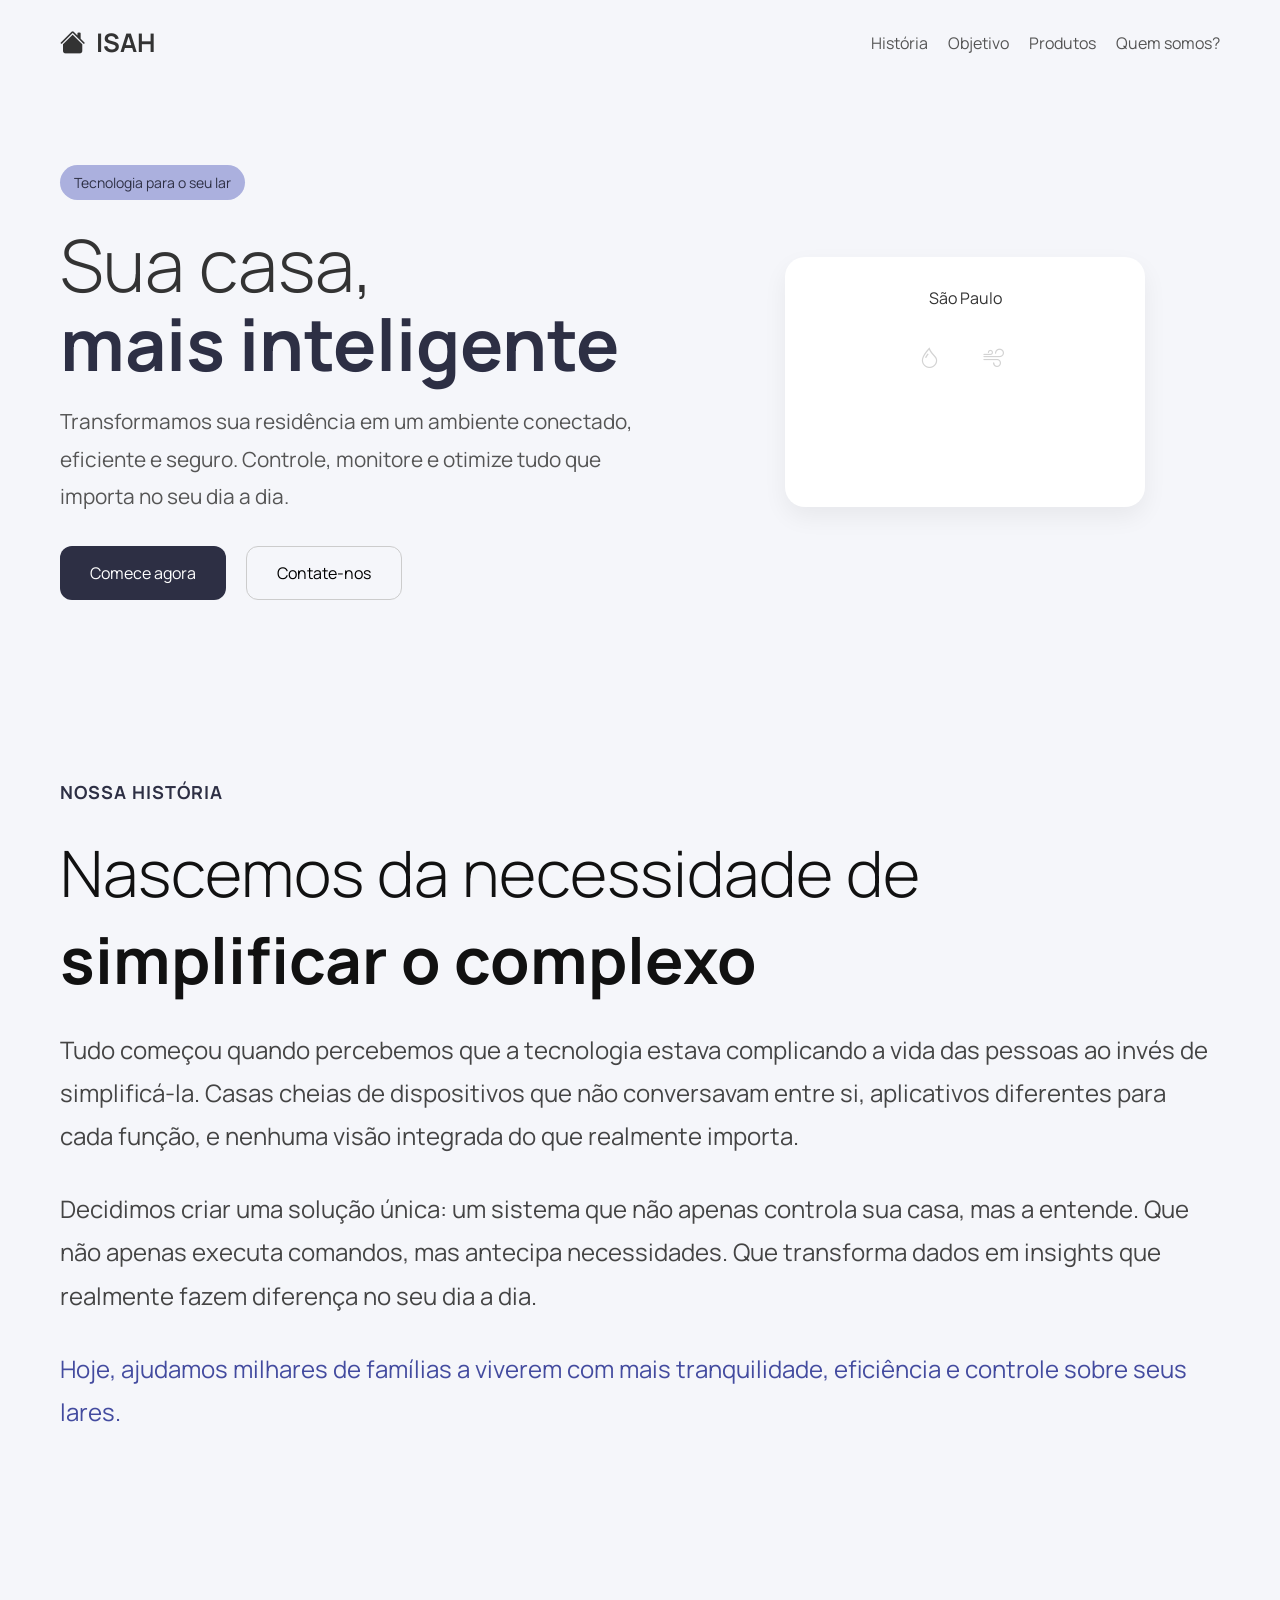
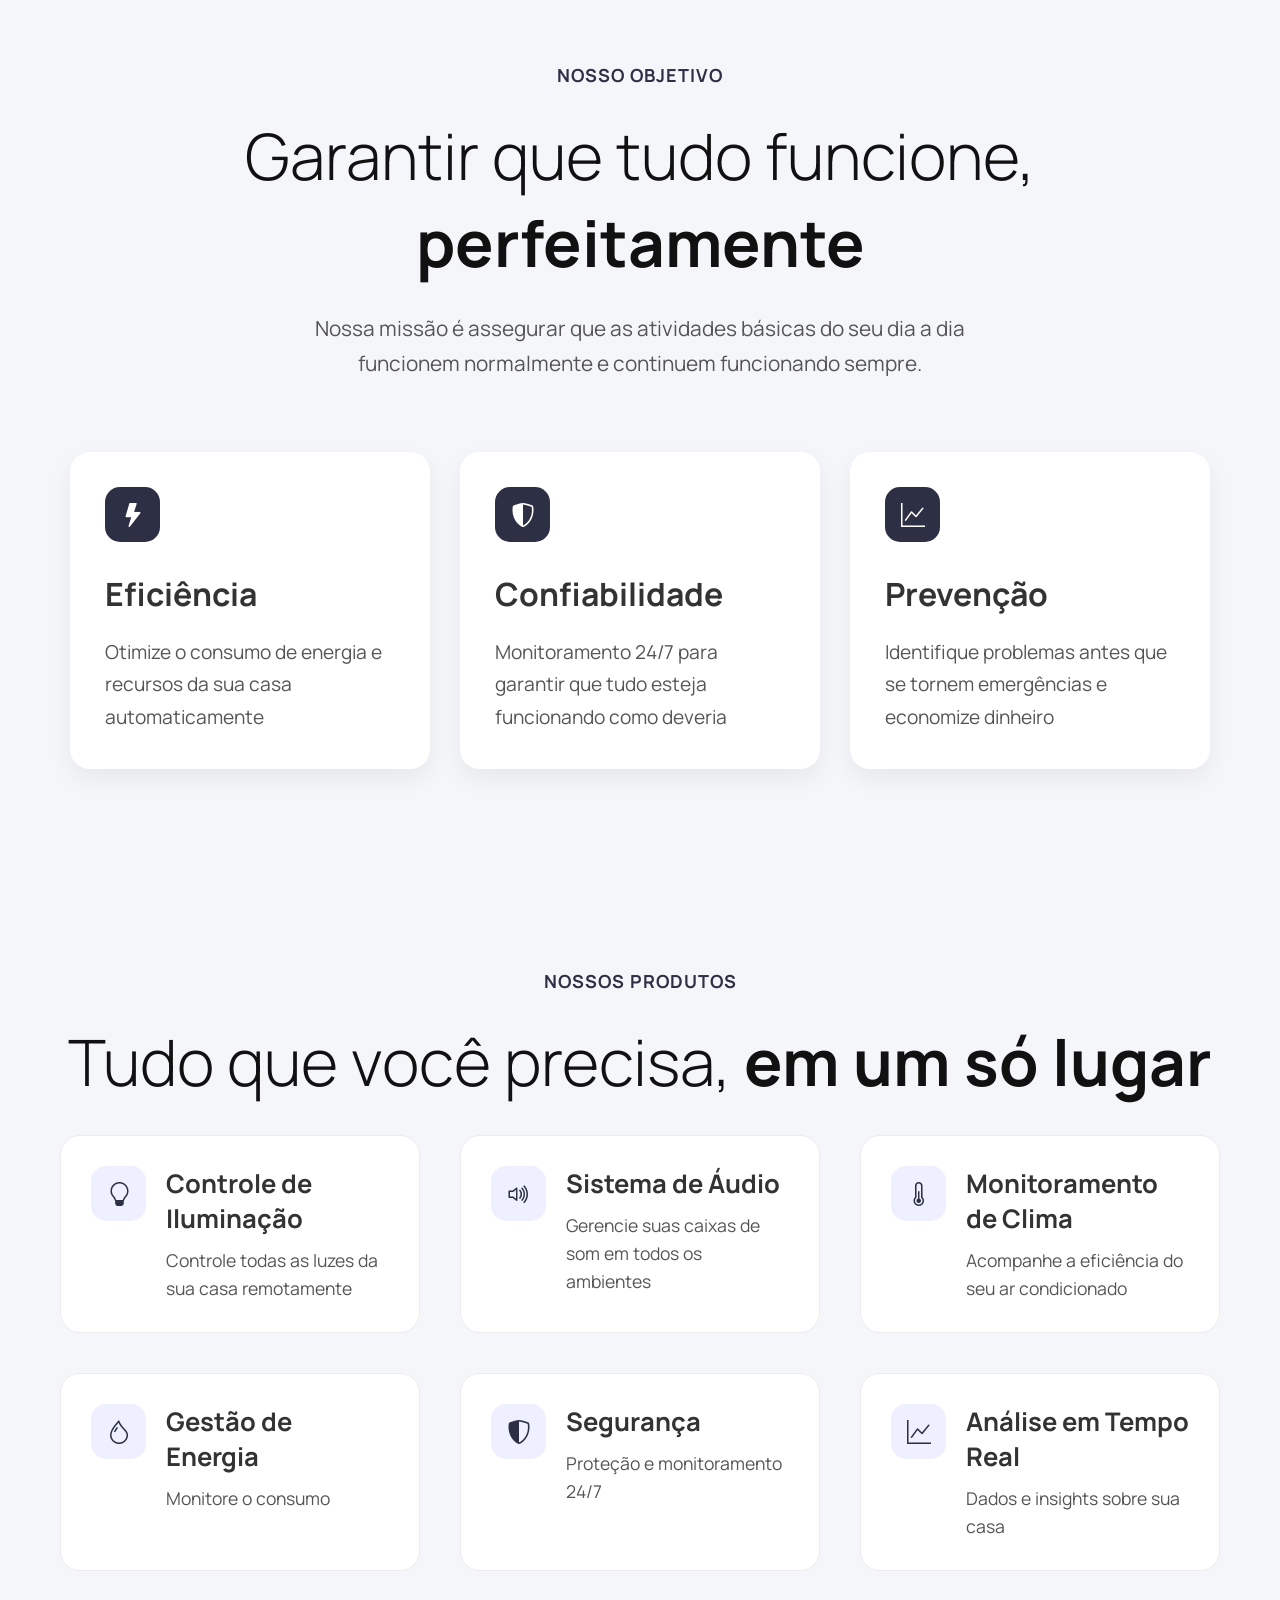
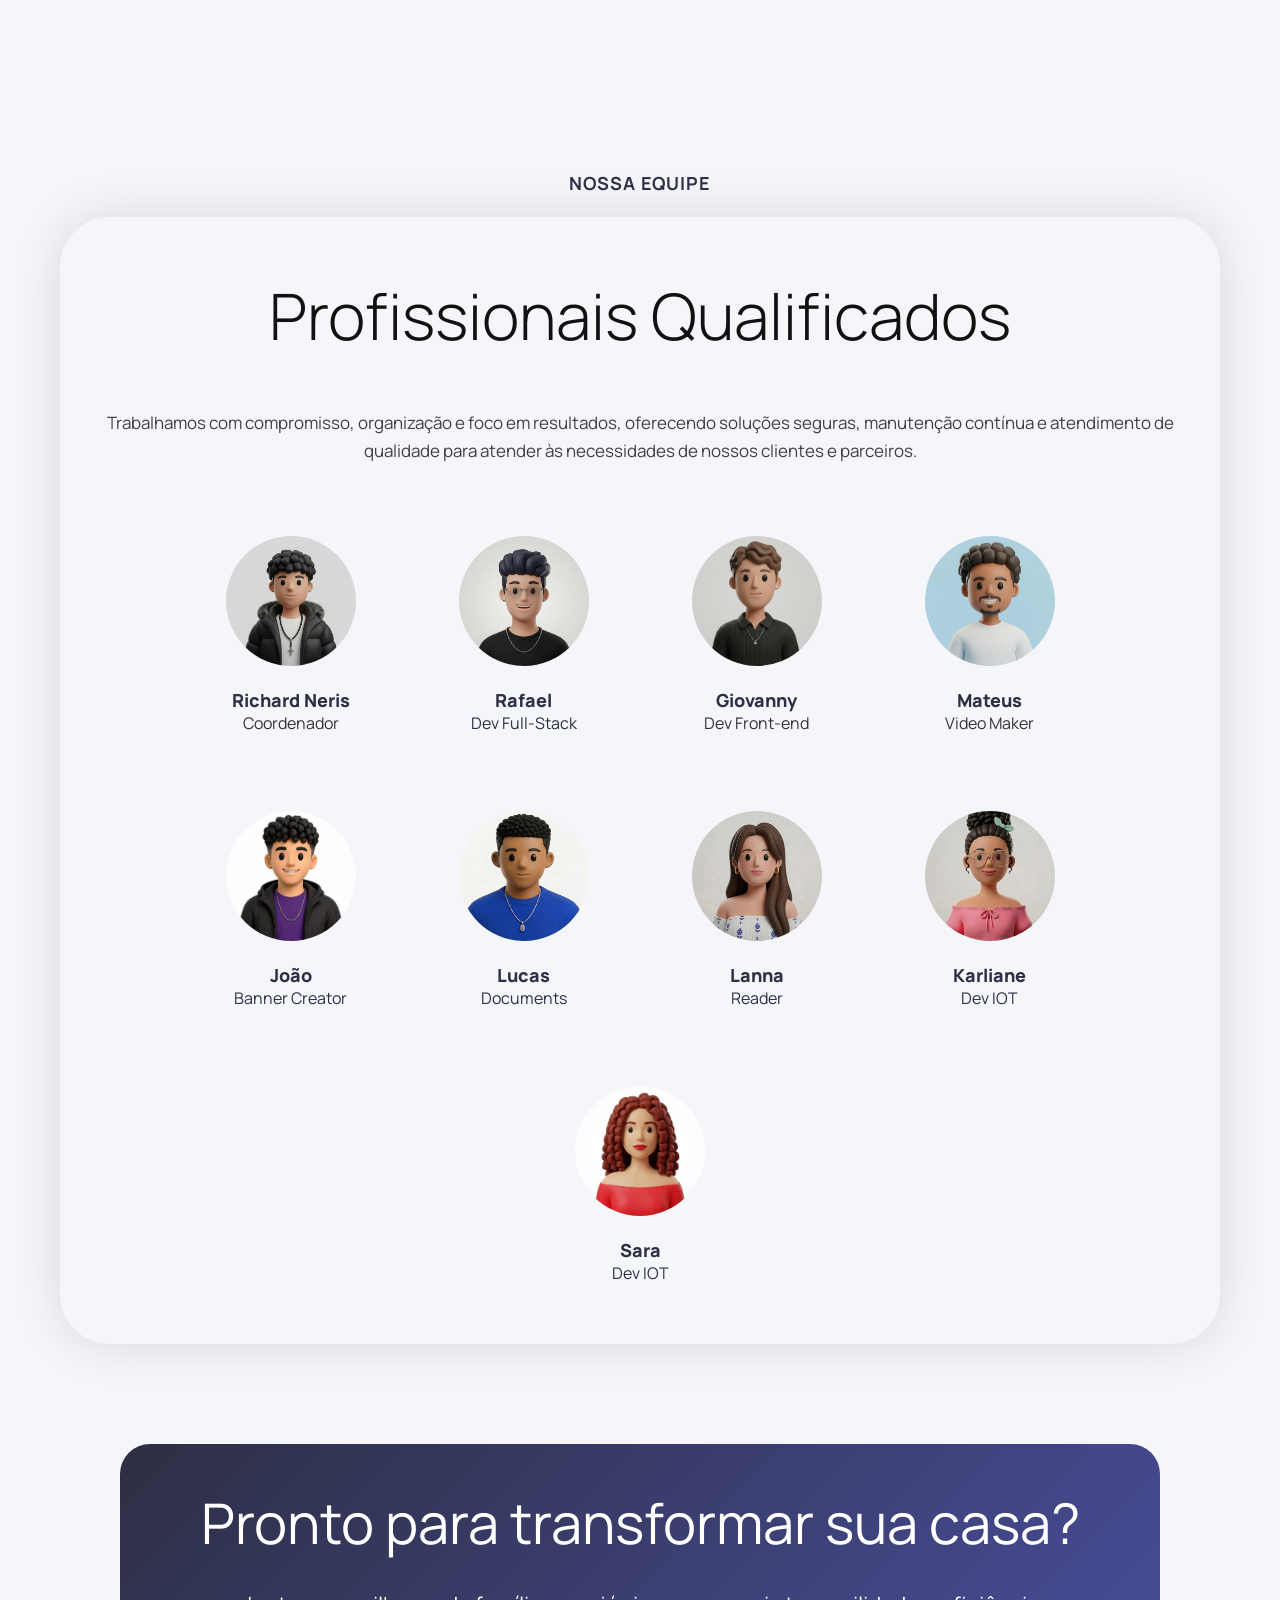
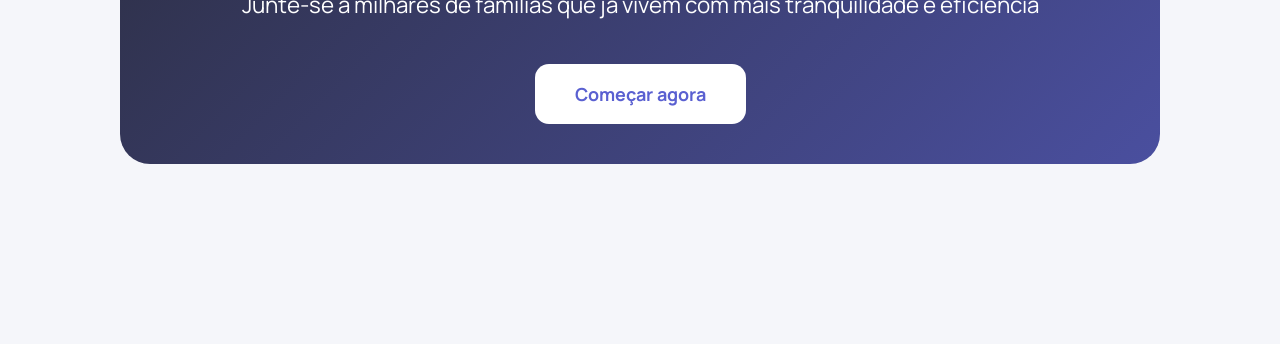
<file: index.html>
<!DOCTYPE html>
<html lang="pt-BR">

<head>
  <meta charset="UTF-8">
  <meta name="viewport" content="width=device-width, initial-scale=1.0">
  <link rel="stylesheet" href="https://cdn.jsdelivr.net/npm/bootstrap-icons@1.13.1/font/bootstrap-icons.min.css">
  <title>ISAH</title>
  <script src="./Sites Juntos/ISAH - Site Apresentação/script.js" defer></script>
  <link rel="stylesheet" href="./Sites Juntos/ISAH - Site Apresentação/style.css">
</head>

<body>

  <!-- HEADER -->

  <header>
    <h2><i class="bi bi-house-fill"></i>ISAH</h2>

    <nav>
      <a href="#history">História</a>
      <a href="#goals">Objetivo</a>
      <a href="#products">Produtos</a>
      <a href="#nos">Quem somos?</a>
    </nav>
  </header>

  <!-- HERO -->

  <section class="hero">

    <div class="left">

      <div class="tag">
        Tecnologia para o seu lar
      </div>

      <h1>
        Sua casa, <br>
        <span>mais inteligente</span>
      </h1>

      <p>
        Transformamos sua residência em um ambiente conectado,
        eficiente e seguro. Controle, monitore e otimize tudo
        que importa no seu dia a dia.
      </p>

      <div class="buttons">
        <button id="btn-primary">Comece agora</button>
        <button class="btn-secondary" >Contate-nos</button>
      </div>

    </div>

    <div class="clima">


      <large id="loc">São Paulo</large>

      <div class="temp"></div>

      <p id="status-clima"></p>

      <div class="weather-info">
        <div>
          <p id="umidade-ar"><i class="bi bi-droplet"></i></p>

          <p id="velocidade-vento"><i class="bi bi-wind"></i> &nbsp;</p>
        </div>

      </div>

  </section>

  <!-- HISTÓRIA -->

  <section id="history">

    <span class="subtitle">NOSSA HISTÓRIA</span>

    <h2>
      Nascemos da necessidade de <br>
      <span>simplificar o complexo</span>
    </h2>

    <p>
      Tudo começou quando percebemos que a tecnologia estava complicando a vida das pessoas ao invés de simplificá-la.
      Casas cheias de dispositivos que não conversavam entre si, aplicativos diferentes para cada função,
      e nenhuma visão integrada do que realmente importa.
    </p>

    <p>
      Decidimos criar uma solução única: um sistema que não apenas controla sua casa, mas a entende.
      Que não apenas executa comandos, mas antecipa necessidades.
      Que transforma dados em insights que realmente fazem diferença no seu dia a dia.
    </p>

    <p class="highlight">
      Hoje, ajudamos milhares de famílias a viverem com mais tranquilidade,
      eficiência e controle sobre seus lares.
    </p>

  </section>

  <!-- OBJETIVOS -->

  <section id="goals">

    <span class="subtitle">NOSSO OBJETIVO</span>

    <h2>
      Garantir que tudo funcione,
      <span>perfeitamente</span>
    </h2>

    <p class="description">
      Nossa missão é assegurar que as atividades básicas do seu dia a dia
      funcionem normalmente e continuem funcionando sempre.
    </p>

    <div class="cards">

      <div class="card">
        <div class="icon"><i class="bi bi-lightning-fill"></i></div>

        <h3>Eficiência</h3>

        <p>
          Otimize o consumo de energia e recursos da sua casa automaticamente
        </p>
      </div>

      <div class="card">
        <div class="icon"><i class="bi bi-shield-shaded"></i></div>

        <h3>Confiabilidade</h3>

        <p>
          Monitoramento 24/7 para garantir que tudo esteja funcionando como deveria
        </p>
      </div>

      <div class="card">
        <div class="icon"><i class="bi bi-graph-up"></i></div>

        <h3>Prevenção</h3>

        <p>
          Identifique problemas antes que se tornem emergências e economize dinheiro
        </p>
      </div>

    </div>

  </section>

  <!-- PRODUTOS -->

  <section id="products">

    <span class="subtitle">NOSSOS PRODUTOS</span>

    <h2>
      Tudo que você precisa,
      <span>em um só lugar</span>
    </h2>

    <div class="products-grid">

      <div class="product-card">
        <div class="product-icon"><i class="bi bi-lightbulb"></i></div>

        <div>
          <h3>Controle de Iluminação</h3>
          <p>Controle todas as luzes da sua casa remotamente</p>
        </div>
      </div>

      <div class="product-card">
        <div class="product-icon"><i class="bi bi-volume-up"></i></div>

        <div>
          <h3>Sistema de Áudio</h3>
          <p>Gerencie suas caixas de som em todos os ambientes</p>
        </div>
      </div>

      <div class="product-card">
        <div class="product-icon"><i class="bi bi-thermometer-half"></i></div>

        <div>
          <h3>Monitoramento de Clima</h3>
          <p>Acompanhe a eficiência do seu ar condicionado</p>
        </div>
      </div>

      <div class="product-card">
        <div class="product-icon"><i class="bi bi-droplet"></i></div>

        <div>
          <h3>Gestão de Energia</h3>
          <p>Monitore o consumo</p>
        </div>
      </div>

      <div class="product-card">
        <div class="product-icon"><i class="bi bi-shield-shaded"></i></div>

        <div>
          <h3>Segurança</h3>
          <p>Proteção e monitoramento 24/7</p>
        </div>
      </div>

      <div class="product-card">
        <div class="product-icon"><i class="bi bi-graph-up"></i></div>

        <div>
          <h3>Análise em Tempo Real</h3>
          <p>Dados e insights sobre sua casa</p>
        </div>
      </div>

    </div>



    <!------Time----->


    <section id="nos">
 <h1 class="subtitle-time">NOSSA EQUIPE</h1><br>
      <div class="time-cor">
        <h2 class="time">Profissionais Qualificados</h2>
        <span class="text-apresentation">Trabalhamos com compromisso, organização e foco em resultados, oferecendo soluções seguras,
          manutenção contínua e atendimento de qualidade para atender às necessidades de nossos clientes e
          parceiros.</span>


        <div>
          <div class="box"><img
            src="./Sites Juntos/ISAH - Site Apresentação/src - integrantes/Neris.png"><span class="name-int"><br>Richard Neris</span><br>Coordenador</span></div>
          <div class="box"><img
              src="./Sites Juntos/ISAH - Site Apresentação/src - integrantes/Rafael.png"><span class="name-int"><br>Rafael</span></span><br><span>Dev Full-Stack</span></div>
          <div class="box"><img
              src="./Sites Juntos/ISAH - Site Apresentação/src - integrantes/Giovanny.png"><span class="name-int"><br>Giovanny</span><br>Dev Front-end</span>
          </div>
          <div class="box"><img
              src="./Sites Juntos/ISAH - Site Apresentação/src - integrantes/Mateus.jpeg"><span class="name-int"><br>Mateus</span><br>Video Maker</span>
          </div>
            <div class="box"><img
              src="./Sites Juntos/ISAH - Site Apresentação/src - integrantes/João.jpeg"><span class="name-int"><br>João</span><br><span>Banner Creator</span>
          </div>
          <div class="box"><img
              src="./Sites Juntos/ISAH - Site Apresentação/src - integrantes/Lucas.png"><span class="name-int"><br>Lucas</span><br><span>Documents</span>
          </div>
          <div class="box"><img
              src="./Sites Juntos/ISAH - Site Apresentação/src - integrantes/Lanna.png"><span class="name-int"><br>Lanna</span><br><span>Reader</span>
          </div>
          <div class="box"><img
              src="./Sites Juntos/ISAH - Site Apresentação//src - integrantes/Karliane.png "> <span class="name-int"><br>Karliane</span><br><span>Dev IOT</span>
          </div>
          <div class="box"><img
              src="./Sites Juntos/ISAH - Site Apresentação/src - integrantes/Sara.jpeg"><span class="name-int"><br>Sara</span><br><span>Dev IOT</span>
          </div>
        </div>
      </div>
    </section>


    <!-- CTA -->

    <div class="cta-box">

      <h3>Pronto para transformar sua casa?</h3>

      <p>
        Junte-se a milhares de famílias que já vivem
        com mais tranquilidade e eficiência
      </p>

      <button id="go-to-website">Começar agora</button>

    </div>

  </section>

</body>

</html>
</file>
<file: Sites Juntos/ISAH - Site Apresentação/style.css>
@import url('https://fonts.googleapis.com/css2?family=Jost:ital,wght@0,100..900;1,100..900&family=Oswald:wght@200..700&display=swap');
@import url('https://fonts.googleapis.com/css2?family=Manrope:wght@200..800&display=swap');

html{
  scroll-behavior: smooth;
}

*{
  margin: 0;
  padding: 0;
  box-sizing: border-box;
  font-family: "Manrope", sans-serif;
}

body{
  background: #f5f6fa;
  color: #333;
  opacity: 1;
  overflow-x: hidden;
}

body.carrega{
  animation: sair 1s forwards;
}

@keyframes sair{
  to{
    opacity: 0;
  }
}

header{
  display: flex;
  justify-content: space-between;
  align-items: center;
  padding: 25px 60px;
  flex-wrap: wrap;
  gap: 20px;
}

header h2{
  display: flex;
  align-items: center;
  gap: 10px;
  font-size: clamp(1.4rem, 2vw, 2rem);
}

nav{
  display: flex;
  flex-wrap: wrap;
  gap: 20px;
}

nav a{
  text-decoration: none;
  color: #555;
  transition: 0.3s;
  font-size: 1rem;
}

nav a:hover{
  color: #555caf;
}

.hero{
  display: flex;
  justify-content: space-between;
  align-items: center;
  padding: 80px 60px;
  gap: 50px;
  flex-wrap: wrap;
}

.left{
  flex: 1;
  min-width: 280px;
  max-width: 600px;
}

.tag{
  background: #abb0de;
  color: #2d2f44;
  padding: 8px 14px;
  border-radius: 20px;
  display: inline-block;
  margin-bottom: 25px;
  font-size: 14px;
}

.hero h1{
  font-size: clamp(2.5rem, 6vw, 4.5rem);
  margin-bottom: 20px;
  font-weight: 300;
  line-height: 1.1;
}

.hero h1 span{
  color: #2d2f44;
  font-weight: bold;
}

.hero p{
  font-size: clamp(1rem, 2vw, 1.3rem);
  line-height: 1.8;
  color: #555;
  margin-bottom: 30px;
}

.buttons{
  display: flex;
  gap: 20px;
  flex-wrap: wrap;
}

#btn-primary,
.btn-secondary{
  padding: 15px 30px;
  border-radius: 12px;
  cursor: pointer;
  font-size: 16px;
  transition: 0.3s;
}

#btn-primary{
  background: #2d2f44;
  color: white;
  border: none;
}

.btn-secondary{
  background: transparent;
  border: 1px solid #ccc;
}

.clima{
  background: white;
  padding: 30px;
  border-radius: 20px;
  width: 100%;
  max-width: 360px;
  min-height: 250px;
  box-shadow: 0 10px 25px rgba(0,0,0,0.06);
  transition: 0.5s ease;
  text-align: center;
  margin: auto;
}

.clima:hover{
  transform: scale(1.03);
  box-shadow: 0 15px 35px rgba(0,0,0,0.12);
  background-color:#55556990;
  color: white;
}

.temp{
  position: relative;
  font-size: clamp(1.8rem, 3vw, 2.5rem);
  margin: 0;
}

.weather-info{
  display: flex;
  justify-content: space-around;
  gap: 10px;
  margin-top: 20px;
  color: #666;
}

#velocidade-vento,
#umidade-ar{
  padding: 20px;
  display: inline;
  color: lightgray;
}

#history{
  padding: 100px 60px;
  width: 100%;
}

.subtitle,
.subtitle-time{
  color: #2d2f44;
  font-size: 18px;
  font-weight: bold;
  letter-spacing: 1px;
}

#history h2,
#goals h2,
#products h2,
#time h2{
  font-size: clamp(2.2rem, 6vw, 4rem);
  font-weight: 300;
  margin: 25px 0;
  color: #111;
}

#history h2 span,
#goals h2 span,
#products h2 span,
#time h2 span{
  font-weight: 700;
}

#history p{
  font-size: clamp(1rem, 2vw, 1.5rem);
  line-height: 1.8;
  color: #444;
  margin-bottom: 30px;
}

.highlight{
  color: #434b9f !important;
}

#goals{
  padding: 100px 60px;
  text-align: center;
}

.description{
  max-width: 700px;
  margin: 20px auto 70px;
  font-size: clamp(1rem, 2vw, 1.3rem);
  color: #555;
  line-height: 1.7;
}

.cards{
  display: flex;
  justify-content: center;
  gap: 30px;
  flex-wrap: wrap;
}

.card{
  background: white;
  width: 100%;
  max-width: 360px;
  padding: 35px;
  border-radius: 20px;
  text-align: left;
  box-shadow: 0 10px 25px rgba(0,0,0,0.06);
  transition: 0.3s;
}

.card:hover{
  transform: translateY(-8px);
}

.icon{
  width: 55px;
  height: 55px;
  background: #2d2f44;
  color: white;
  border-radius: 15px;
  display: flex;
  align-items: center;
  justify-content: center;
  font-size: 24px;
  margin-bottom: 30px;
}

.card h3{
  font-size: clamp(1.5rem, 3vw, 2rem);
  margin-bottom: 20px;
}

.card p{
  font-size: clamp(1rem, 2vw, 1.2rem);
  line-height: 1.7;
  color: #555;
}

#products{
  padding: 100px 60px;
  text-align: center;
  width: 100%;
}

.products-grid{
  display: grid;
  grid-template-columns: repeat(auto-fit, minmax(300px, 1fr));
  gap: 40px;
  margin-top: 30px;
  margin-bottom: 200px;
}

.product-card{
  background: white;
  border-radius: 20px;
  padding: 30px;
  display: flex;
  gap: 20px;
  text-align: left;
  border: 1px solid #ececec;
  transition: 0.3s;
}

.product-card:hover{
  transform: translateY(-5px);
  box-shadow: 0 10px 25px rgba(0,0,0,0.06);
}

.product-icon{
  min-width: 55px;
  height: 55px;
  background: #eef0ff;
  color: #2d2f44;
  border-radius: 15px;
  display: flex;
  align-items: center;
  justify-content: center;
  font-size: 24px;
}

.product-card h3{
  font-size: clamp(1.4rem, 2vw, 1.8rem);
  margin-bottom: 10px;
}

.product-card p{
  font-size: clamp(1rem, 2vw, 1.1rem);
  color: #555;
  line-height: 1.6;
}

.time-cor{
  padding: 30px;
  display: flex;
  justify-content: center;
  align-items: center;
  flex-wrap: wrap;
  gap: 25px;
  box-shadow: 0 0 50px rgba(0,0,0,0.12);
  margin-bottom: 100px;
  border-radius: 50px;
  width: 100%;
  min-height: 400px;
}

.box{
  display: inline-table;
  flex-direction: column;
  align-items: center;
  text-align: center;
  width: 230px;
  padding: 30px;
  transition: 0.2s ease;
  border-radius: 40px;
}

.box:hover{
  box-shadow: 0 0 30px rgba(0,0,0,0.12);
  transform: scale(1.1);
}

img{
  width: 130px;
  height: 130px;
  object-fit: cover;
  margin: 17px;
  border-radius: 100px;
}

.name-int{
  font-weight: 900;
  font-size: 18px;
}

.box span{
  color: #2d2f44;
}

.text-apresentation{
  color: rgb(65, 64, 64);
  font-size: 17px;
  width: 100%;
  line-height: 1.6;
}

.cta-box{
  background: linear-gradient(135deg, #2d2f44, #4a4f9f);
  padding: 40px;
  border-radius: 30px;
  color: white;
  transition: 0.5s ease;
  margin: 0 60px 80px;
}

.cta-box h3{
  font-size: clamp(2rem, 5vw, 3.5rem);
  margin-bottom: 25px;
  font-weight: 400;
}

.cta-box p{
  font-size: clamp(1rem, 2vw, 1.4rem);
  margin-bottom: 40px;
  line-height: 1.7;
}

.cta-box button{
  background: white;
  color: #5a60d1;
  border: none;
  padding: 18px 40px;
  border-radius: 14px;
  font-size: 18px;
  font-weight: bold;
  cursor: pointer;
  transition: 0.3s;
}

.cta-box:hover{
  transform: scale(1.02);
}

.cta-box button:hover{
  transform: scale(1.05);
}

/* RESPONSIVO */

@media (max-width: 1024px){

  header,
  .hero,
  #history,
  #goals,
  #products{
    padding: 60px 40px;
  }

  .cta-box{
    margin: 0 40px 60px;
  }

}

@media (max-width: 768px){

  header{
    flex-direction: column;
    text-align: center;
  }

  nav{
    justify-content: center;
  }

  .hero{
    flex-direction: column;
    text-align: center;
  }

  .buttons{
    justify-content: center;
  }

  .product-card{
    flex-direction: column;
    align-items: center;
    text-align: center;
  }

  .weather-info{
    flex-direction: column;
  }

  .time-cor{
    border-radius: 25px;
    padding: 20px;
  }

}

@media (max-width: 480px){

  header,
  .hero,
  #history,
  #goals,
  #products{
    padding: 40px 20px;
  }

  .cta-box{
    margin: 0 20px 40px;
    padding: 30px 20px;
  }

  #btn-primary,
  .btn-secondary,
  .cta-box button{
    width: 100%;
  }

  .buttons{
    flex-direction: column;
  }

  .box{
    width: 100%;
  }

  img{
    width: 100px;
    height: 100px;
  }

}
</file>
